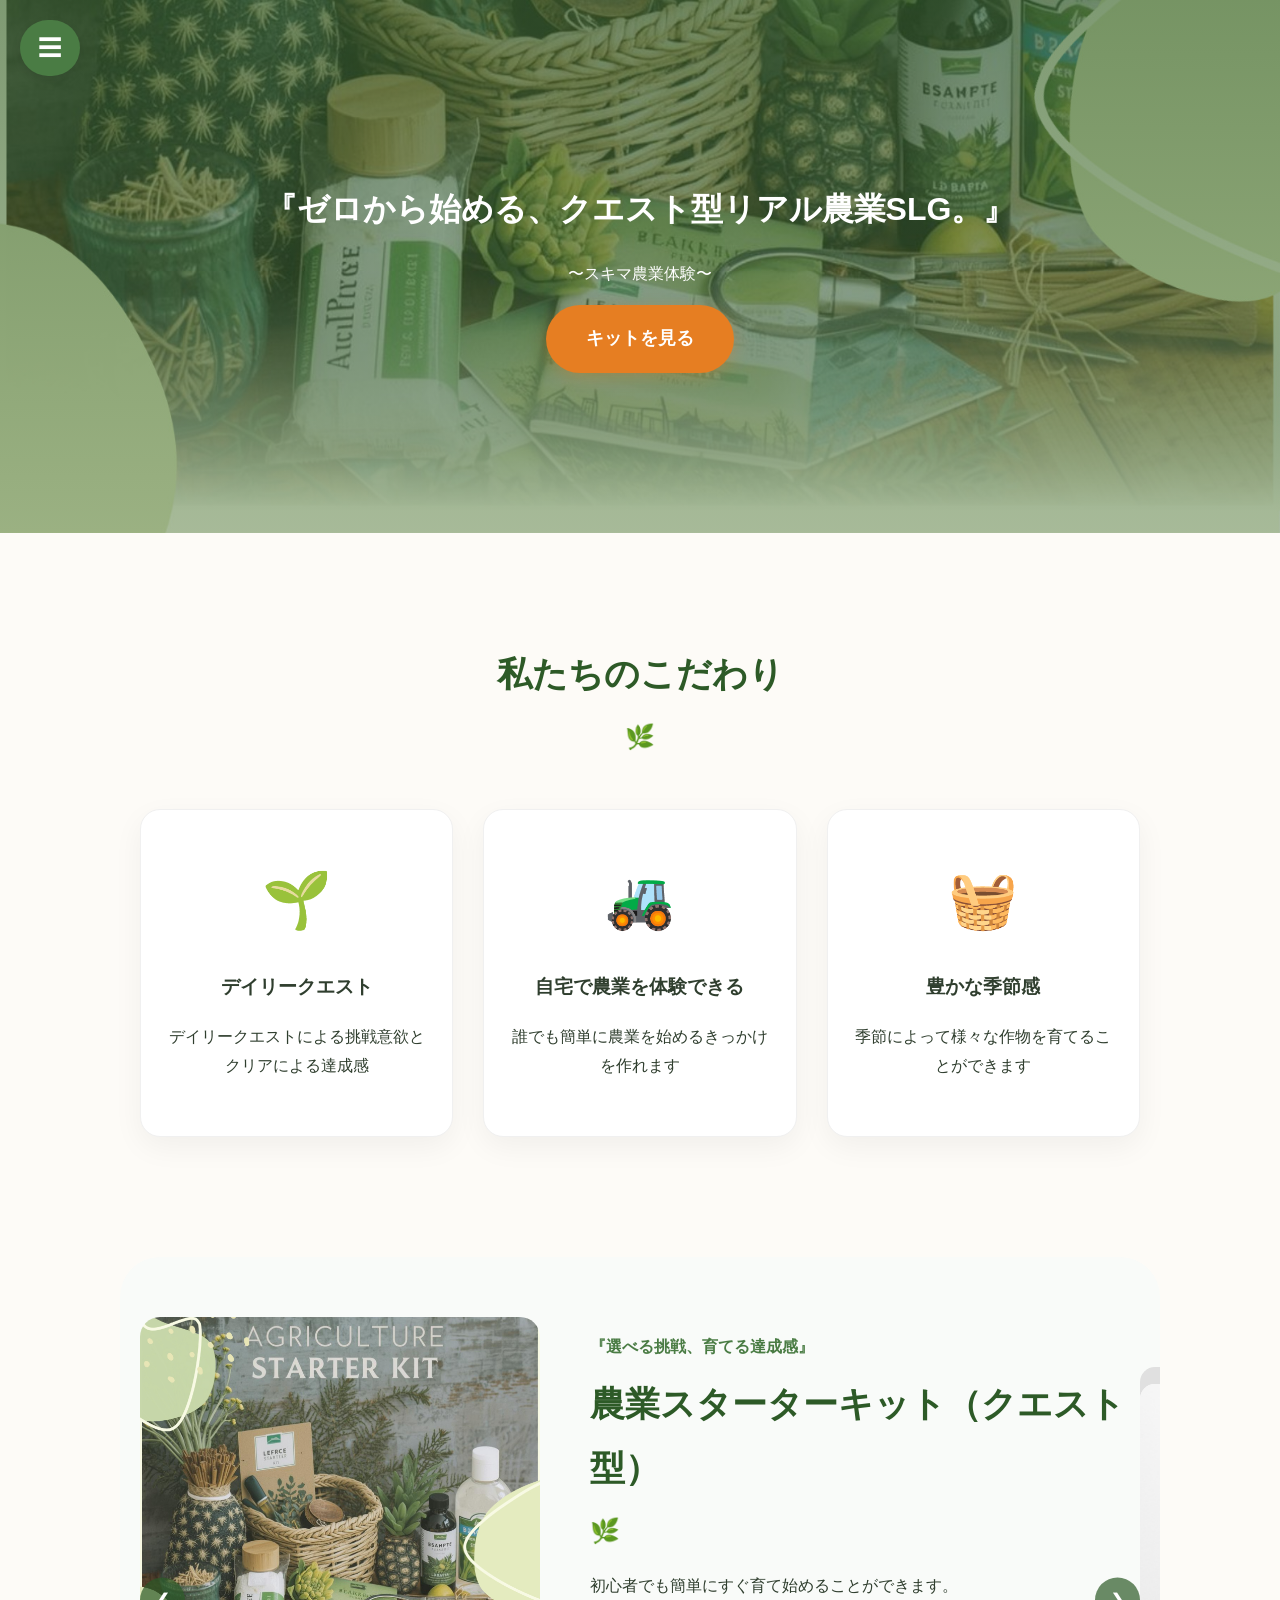
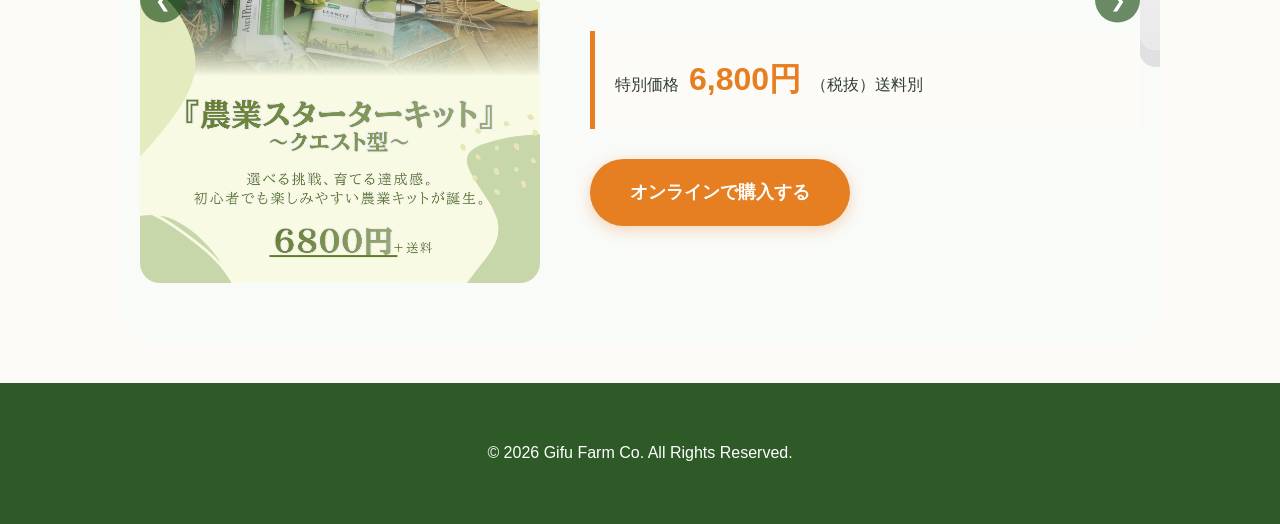
<file: index.html>
<!DOCTYPE html>
<html lang="ja">
<head>
    <meta charset="UTF-8">
    <meta name="viewport" content="width=device-width, initial-scale=1.0">
    <title>「農業キット」</title>
    <link rel="stylesheet" href="main.css">
</head>
<body>

    <button class="menu-btn" id="menuOpen">☰</button>

    <nav class="side-menu" id="sideMenu">
        <button class="close-btn" id="menuClose">×</button>
        <ul>
            <li><a href="#">ホーム</a></li>
            <li><a href="#features">こだわり</a></li>
            <li><a href="#buy">商品一覧</a></li>
            <li><a href="quest.html">クエスト</a></li>
            <li><a href="order.html">ご注文はこちら</a></li>
        </ul>
    </nav>

    <div class="overlay" id="overlay"></div>

    <main>
        <div class="hero">
            <h1>『ゼロから始める、クエスト型リアル農業SLG。』</h1>
            <p>〜スキマ農業体験〜</p>
            <a href="#buy" class="cta-button">キットを見る</a>
        </div>

        <section id="features">
            <h2>私たちのこだわり</h2>
            <div class="features-grid">
                <div class="feature-item">
                <div class="feature-icon">🌱</div>
                <h3>デイリークエスト</h3>
                <p>デイリークエストによる挑戦意欲とクリアによる達成感</p>
            </div>
            <div class="feature-item">
                <div class="feature-icon">🚜</div>
                <h3>自宅で農業を体験できる</h3>
                <p>誰でも簡単に農業を始めるきっかけを作れます</p>
            </div>
            <div class="feature-item">
                <div class="feature-icon">🧺</div>
                <h3>豊かな季節感</h3>
                <p>季節によって様々な作物を育てることができます</p>
            </div>
        </div>
    </section>

    <section class="product-highlight" id="buy">
        <button class="slide-arrow prev" id="prevBtn">❮</button>
        <button class="slide-arrow next" id="nextBtn">❯</button>

        <div class="slider-container">
            <div class="slider-inner" id="sliderInner">
            
                <div class="product-slide">
                    <div class="product-detail">
                        <div class="product-image">
                            <img src="New!.jpg" alt="農業スターターキット" class="product-img-content">
                        </div>
                        <div class="product-text">
                            <p class="sub-title">『選べる挑戦、育てる達成感』</p>
                            <h2>農業スターターキット（クエスト型）</h2>
                            <p>初心者でも簡単にすぐ育て始めることができます。</p>
                            <div class="price-box">
                                <span class="price-label">特別価格</span>
                                <span class="price-value">6,800円</span>
                                <span class="price-tax">（税抜）送料別</span>
                            </div>
                            <a href="order.html" class="cta-button">オンラインで購入する</a>
                        </div>
                    </div>
                </div>

                <div class="product-slide">
                    <div class="product-detail">
                        <div class="product-image">
                            <div style="width:100%; height:300px; background:#e0e0e0; display:flex; align-items:center; justify-content:center; border-radius:15px;">
                                <img src="tomato.jpg" alt="トマト" class="product-img-content">
                            </div>
                        </div>
                        <div class="product-text">
                            <p class="sub-title">ミニトマトの種</p>
                            <h2>アイコ</h2>
                            <p>初心者でも育てやすい品種です。</p>
                            <div class="price-box">
                                <span class="price-label">約17粒</span>
                                <span class="price-value">605円</span>
                                <span class="price-tax">（税抜）送料別</span>
                            </div>
                            <a href="order.html" class="cta-button">種を注文する</a>
                        </div>
                    </div>
                </div>

                <div class="product-slide">
                    <div class="product-detail">
                        <div class="product-image">
                            <img src="nasu.jpg" alt="ナス" class="product-img-content">
                        </div>
                        <div class="product-text">
                            <p class="sub-title">ナスの種</p>
                            <h2>くろぷり</h2>
                            <p>中級者向けの品種です。</p>
                            <div class="price-box">
                                <span class="price-label">小袋</span>
                                <span class="price-value">495円</span>
                                <span class="price-tax">（税抜）送料別</span>
                            </div>
                            <a href="order.html" class="cta-button">種を注文する</a>
                        </div>
                    </div>
                </div>

                <div class="product-slide">
                    <div class="product-detail">
                        <div class="product-image">
                            <img src="suika.jpg" alt="スイカ" class="product-img-content">
                        </div>
                        <div class="product-text">
                            <p class="sub-title">スイカの種</p>
                            <h2>大玉スイカ 金山</h2>
                            <p>上級者向けの品種です。</p>
                            <div class="price-box">
                                <span class="price-label">約10粒</span>
                                <span class="price-value">495円</span>
                                <span class="price-tax">（税抜）送料別</span>
                            </div>
                            <a href="order.html" class="cta-button">種を注文する</a>
                        </div>
                    </div>
                </div>
            </div>
        </div>
    </section>
</main>


    <footer>
        <p>&copy; 2026 Gifu Farm Co. All Rights Reserved.</p>
    </footer>

    <script src="script.js"></script>
</body>
</html>
</file>
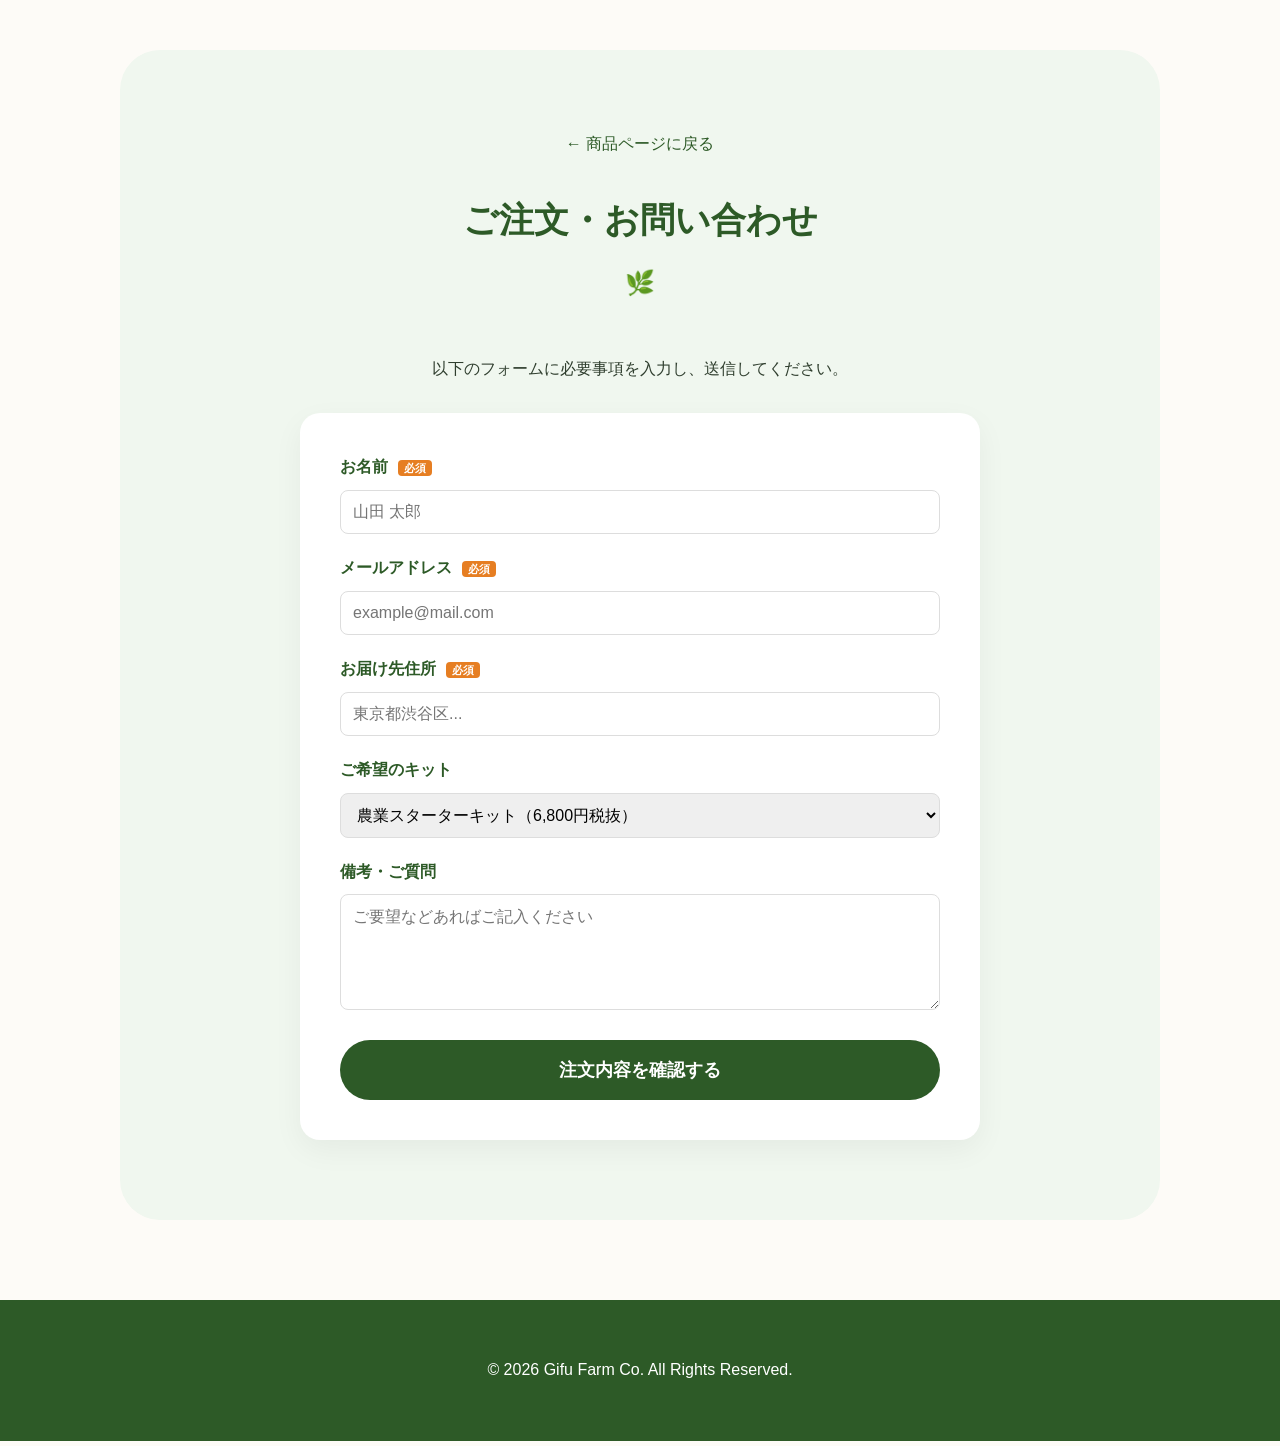
<file: order.html>
<!DOCTYPE html>
<html lang="ja">
<head>
    <meta charset="UTF-8">
    <meta name="viewport" content="width=device-width, initial-scale=1.0">
    <title>ご注文フォーム - 農業キット</title>
    <link rel="stylesheet" href="main.css">
</head>
<body style="padding-top: 50px;"> <section id="order-form" class="order-section">
        <div style="text-align: center; margin-bottom: 20px;">
            <a href="index.html" style="color: #2d5a27; text-decoration: none;">← 商品ページに戻る</a>
        </div>
        
        <h2>ご注文・お問い合わせ</h2>
        <p style="text-align: center; margin-bottom: 30px;">以下のフォームに必要事項を入力し、送信してください。</p>
        
        <form action="thanks.html" method="get" class="contact-form">
            <div class="form-group">
                <label for="name">お名前<span>必須</span></label>
                <input type="text" id="name" name="name" placeholder="山田 太郎" required>
            </div>
            <div class="form-group">
                <label for="email">メールアドレス<span>必須</span></label>
                <input type="email" id="email" name="email" placeholder="example@mail.com" required>
            </div>
            <div class="form-group">
                <label for="address">お届け先住所<span>必須</span></label>
                <input type="text" id="address" name="address" placeholder="東京都渋谷区..." required>
            </div>
            <div class="form-group">
                <label for="plan">ご希望のキット</label>
                <select id="plan" name="plan">
                    <option value="starter">農業スターターキット（6,800円税抜）</option>
                    <option value="tomato">アイコ 約17粒（605円税抜）</option>
                    <option value="nasu">くろぷり 小袋（495円税抜）</option>
                    <option value="suika">大玉スイカ 約10粒（495円税抜）</option>
                </select>
            </div>
            <div class="form-group">
                <label for="message">備考・ご質問</label>
                <textarea id="message" name="message" rows="5" placeholder="ご要望などあればご記入ください"></textarea>
            </div>
            <button type="submit" class="submit-btn">注文内容を確認する</button>
        </form>
    </section>

    <footer>
        <p>&copy; 2026 Gifu Farm Co. All Rights Reserved.</p>
    </footer>
</body>
</html>
</file>
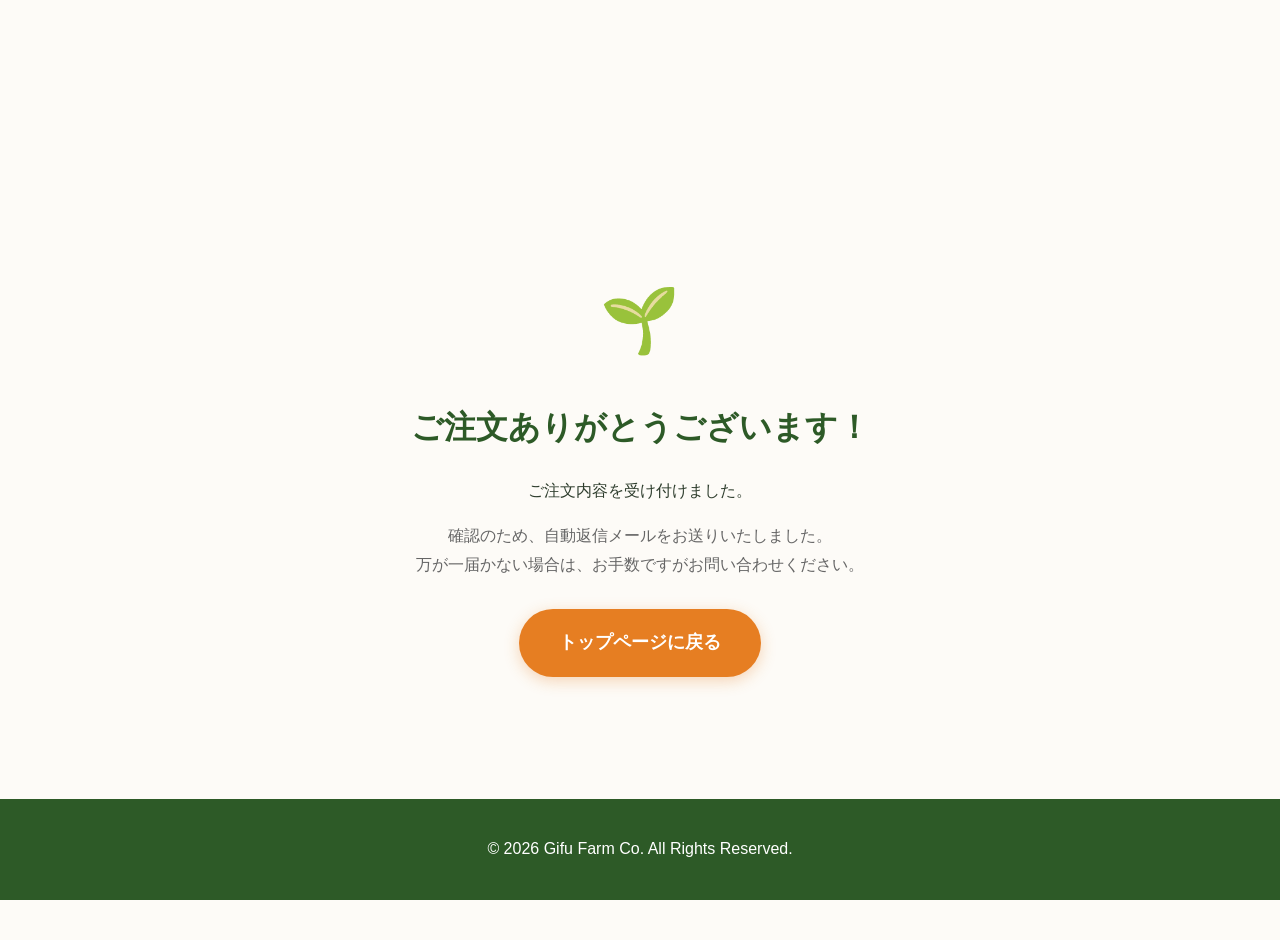
<file: thanks.html>
<!DOCTYPE html>
<html lang="ja">
<head>
    <meta charset="UTF-8">
    <meta name="viewport" content="width=device-width, initial-scale=1.0">
    <title>ご注文ありがとうございました - 農業キット</title>
    <link rel="stylesheet" href="main.css">
</head>
<body style="display: flex; flex-direction: column; min-height: 100vh; justify-content: center; align-items: center; background-color: #fdfbf7; text-align: center; padding: 20px;">

    <main>
        <div style="font-size: 4rem; margin-bottom: 20px;">🌱</div>
        <h1 style="color: #2d5a27; margin-bottom: 20px;">ご注文ありがとうございます！</h1>
        
        <p style="margin-bottom: 10px;">ご注文内容を受け付けました。</p>
        <p style="margin-bottom: 30px; color: #666;">
            確認のため、自動返信メールをお送りいたしました。<br>
            万が一届かない場合は、お手数ですがお問い合わせください。
        </p>

        <a href="index.html" class="cta-button" style="text-decoration: none; display: inline-block;">トップページに戻る</a>
    </main>

    <footer style="position: fixed; bottom: 0; width: 100%; padding: 20px 0;">
        <p>&copy; 2026 Gifu Farm Co. All Rights Reserved.</p>
    </footer>

</body>
</html>
</file>
<file: main.css>
/* 基本設定 */
html {
    scroll-behavior: smooth;
}

body {
    font-family: "Helvetica Neue", Arial, "Hiragino Kaku Gothic ProN", "Hiragino Sans", "Meiryo", sans-serif;
    line-height: 1.8;
    color: #2f3e2e; /* 濃い緑がかった黒 */
    margin: 0;
    padding: 0;
    background-color: #fdfbf7; /* 柔らかなクリーム色（紙の質感） */
}

section {
    padding: 80px 20px;
    max-width: 1000px;
    margin: 0 auto;
}

h2 {
    text-align: center;
    font-size: 2.2rem;
    margin-bottom: 50px;
    position: relative;
    color: #2d5a27; /* 森の緑 */
}

h2::after {
    content: '🌿'; /* 植物のモチーフ */
    display: block;
    font-size: 1.5rem;
    margin-top: 10px;
}

/* メニューボタン */
.menu-btn {
    position: fixed;
    top: 20px;
    left: 20px;
    font-size: 24px;
    background: #4a7c44;
    color: white;
    border: none;
    padding: 12px 18px;
    cursor: pointer;
    z-index: 1000;
    border-radius: 50px; /* 丸みを出して柔らかく */
    box-shadow: 0 4px 10px rgba(0,0,0,0.1);
}

/* サイドメニュー */
.side-menu {
    position: fixed;
    top: 0;
    left: -280px;
    width: 280px;
    height: 100%;
    background: #fff;
    z-index: 1001;
    transition: 0.4s cubic-bezier(0.25, 1, 0.5, 1);
    padding-top: 80px;
}

.side-menu.open {
    left: 0;
}

.side-menu ul {
    list-style: none;
    padding: 0;
}

.side-menu ul li a {
    display: block;
    padding: 20px 30px;
    text-decoration: none;
    color: #2d5a27;
    font-weight: bold;
    border-bottom: 1px dashed #e0e0e0;
}

.side-menu ul li a:hover {
    background: #f0f7ef;
}

.close-btn {
    position: absolute;
    top: 20px;
    right: 20px;
    font-size: 30px;
    background: none;
    border: none;
    color: #999;
    cursor: pointer;
}

/* オーバーレイ */
.overlay {
    display: none;
    position: fixed;
    top: 0;
    left: 0;
    width: 100%;
    height: 100%;
    background: rgba(45, 90, 39, 0.4); /* 緑がかった透明 */
    backdrop-filter: blur(4px); /* 背景をぼかす */
    z-index: 1000;
}

.overlay.show {
    display: block;
}

/* コンテンツ装飾 */
.hero {
    background: linear-gradient(rgba(45, 90, 39, 0.6), rgba(45, 90, 39, 0.4)), 
                url('New!.jpg'); 
    background-size: cover;
    background-position: center;
    color: #fff;
    text-align: center;
    padding: 160px 20px;
}

.cta-button {
    display: inline-block;
    background: #e67e22; /* 完熟した果実のようなオレンジ */
    color: #fff;
    padding: 18px 40px;
    text-decoration: none;
    border-radius: 50px;
    font-weight: bold;
    font-size: 1.1rem;
    box-shadow: 0 4px 15px rgba(230, 126, 34, 0.3);
    transition: transform 0.2s;
}

.cta-button:hover {
    transform: translateY(-3px);
    background: #d35400;
}

.features-grid {
    display: grid;
    grid-template-columns: repeat(auto-fit, minmax(280px, 1fr));
    gap: 30px;
}

.feature-item {
    text-align: center;
    padding: 40px 20px;
    background: #fff;
    border-radius: 20px;
    box-shadow: 0 10px 30px rgba(0,0,0,0.05);
    border: 1px solid #f0f0f0;
}

.feature-icon {
    font-size: 3.5rem;
    margin-bottom: 20px;
}

.product-image {
    flex: 1;
    min-width: 300px;
    background: #fff; /* 余白を白にする */
    height: auto;     /* 高さを固定せず、画像に合わせる場合は auto */
    min-height: 400px; /* 最低限の高さは確保 */
    display: flex;
    align-items: center;
    justify-content: center;
    border-radius: 20px;
    overflow: hidden;
    box-shadow: 0 10px 30px rgba(0,0,0,0.1);
}

.product-img-content {
    width: 100%;
    height: 100%;
    object-fit: contain; /* 画像を切り取らずに全体を表示する */
    display: block;
}

.product-img-content {
    width: 100%;
    height: 100%;
    object-fit: contain; /* 画像全体が欠けずに見えるように変更 */
    background-color: #fff;
}

/* 追加：画像が枠にぴったり収まるように調整 */
.product-img-content {
    width: 100%;
    height: 100%;
    object-fit: cover; /* 枠に合わせて画像を切り抜き、きれいに収めます */
    display: block;
}

.cta-section {
    text-align: center;
    background: #eff5ed; /* 非常に薄い緑 */
    border-radius: 40px;
    margin: 40px 20px;
}

footer {
    background: #2d5a27;
    color: #fff;
    text-align: center;
    padding: 40px 20px;
}

/* main.css の後半部分を以下に差し替えてください */

/* 商品紹介セクション全体の調整 */
.product-highlight {
    background-color: #fff;
    border-radius: 40px;
    margin: 40px auto;
    padding: 40px; /* 内側に余白を追加 */
}

/* 左右並びの調整 */
.product-detail {
    display: flex;
    align-items: flex-start; /* 上揃えに変更 */
    justify-content: center;
    gap: 50px;
    flex-wrap: wrap; 
}

/* 左側：画像の設定（全体を表示） */
.product-image {
    flex: 1;
    min-width: 300px;
    max-width: 400px; /* 画像が大きすぎないように制限 */
    height: auto;     /* 高さを固定しないことで全体を表示 */
    background: none;
    box-shadow: none;
}

.product-img-content {
    width: 100%;
    height: auto;      /* 縦横比を維持 */
    object-fit: contain; /* 欠けることなく全体を表示 */
    display: block;
    border-radius: 15px;
}

/* 右側：テキストの設定（左寄せ） */
.product-text {
    flex: 1.2;
    min-width: 300px;
    text-align: left;
}

.product-text h2 {
    text-align: left;
    margin: 10px 0 20px 0;
}

.product-text h2::after {
    margin: 10px 0 0 0; /* 装飾の🌿を左に寄せる */
}

.sub-title {
    color: #4a7c44;
    font-weight: bold;
    margin-bottom: 0;
}

.price-box {
    margin: 30px 0;
    padding: 20px;
    background: #fdfbf7;
    border-left: 5px solid #e67e22;
    display: flex;
    align-items: baseline;
    gap: 10px;
}

.price-value {
    font-size: 2rem;
    font-weight: bold;
    color: #e67e22;
}

/* 注文フォームのスタイル */
.order-section {
    background-color: #f0f7ef; /* 薄い緑の背景 */
    border-radius: 40px;
    margin-bottom: 80px;
}

.contact-form {
    max-width: 600px;
    margin: 0 auto;
    background: #fff;
    padding: 40px;
    border-radius: 20px;
    box-shadow: 0 10px 30px rgba(0,0,0,0.05);
}

.form-group {
    margin-bottom: 20px;
}

.form-group label {
    display: block;
    font-weight: bold;
    margin-bottom: 8px;
    color: #2d5a27;
}

.form-group label span {
    background: #e67e22;
    color: #fff;
    font-size: 0.7rem;
    padding: 2px 6px;
    border-radius: 4px;
    margin-left: 10px;
    vertical-align: middle;
}

.form-group input, 
.form-group select, 
.form-group textarea {
    width: 100%;
    padding: 12px;
    border: 1px solid #ddd;
    border-radius: 8px;
    font-size: 1rem;
    box-sizing: border-box; /* 幅の計算を調整 */
}

.submit-btn {
    display: block;
    width: 100%;
    background: #2d5a27;
    color: #fff;
    padding: 18px;
    border: none;
    border-radius: 50px;
    font-weight: bold;
    font-size: 1.1rem;
    cursor: pointer;
    transition: background 0.3s;
    margin-top: 20px;
}

.submit-btn:hover {
    background: #4a7c44;
}
/* スライダーの外枠 */
.product-highlight {
    position: relative; /* ボタンの基準にする */
    overflow: hidden;   /* はみ出たスライドを隠す */
}

.slider-container {
    width: 100%;
}

.slider-inner {
    display: flex;
    width: 200%; /* 2枚なら200% */
    transition: transform 0.5s cubic-bezier(0.4, 0, 0.2, 1);
}

.product-slide {
    width: 50%; /* 200%の中の半分 */
    flex-shrink: 0;
}

/* 左右の矢印ボタンのスタイル */
.slide-arrow {
    position: absolute;
    top: 50%;
    transform: translateY(-50%);
    background: rgba(45, 90, 39, 0.8);
    color: white;
    border: none;
    width: 50px;
    height: 50px;
    border-radius: 50%;
    cursor: pointer;
    z-index: 10;
    font-size: 20px;
    transition: background 0.3s;
}

.slide-arrow:hover {
    background: #e67e22;
}

.prev { left: 10px; }
.next { right: 10px; }

/* スマホ対応：矢印の位置を少し調整 */
@media (max-width: 768px) {
    .slide-arrow {
        top: auto;
        bottom: 10px;
        transform: none;
    }
    .prev { left: 30%; }
    .next { right: 30%; }
}

/* 親要素：ボタンの基準位置にする */
.product-highlight {
    position: relative; 
    padding: 60px 20px;
    background-color: #f9fbf9;
    overflow: hidden; /* はみ出た2枚目のスライドを隠す */
}

/* スライダー全体の枠 */
.slider-container {
    max-width: 1000px; /* 元のサイトのデザインに合わせる */
    margin: 0 auto;
}

/* 横に並べるための中身 */
.slider-inner {
    display: flex;
    width: 400%; /* 【修正】200% から 400% に変更 */
    transition: transform 0.5s cubic-bezier(0.4, 0, 0.2, 1);
}

/* 各スライドの幅 */
.product-slide {
    width: 25%; /* 【修正】100% / 4枚 = 25% に変更 */
    flex-shrink: 0;
}

/* ボタンのスタイル（画像に被らないよう調整） */
.slide-arrow {
    position: absolute;
    top: 50%;
    transform: translateY(-50%);
    background: rgba(45, 90, 39, 0.7);
    color: white;
    border: none;
    width: 45px;
    height: 45px;
    border-radius: 50%;
    cursor: pointer;
    z-index: 10;
    font-size: 1.2rem;
    display: flex;
    align-items: center;
    justify-content: center;
    transition: all 0.3s;
}

.slide-arrow:hover {
    background: #2d5a27;
    transform: translateY(-50%) scale(1.1);
}

.prev { left: 20px; }
.next { right: 20px; }

/* スマホではボタンを下に移動させると見やすい */
@media (max-width: 768px) {
    .slide-arrow {
        top: auto;
        bottom: 10px;
        transform: none;
    }
    .prev { left: 30%; }
    .next { right: 30%; }
}
</file>
